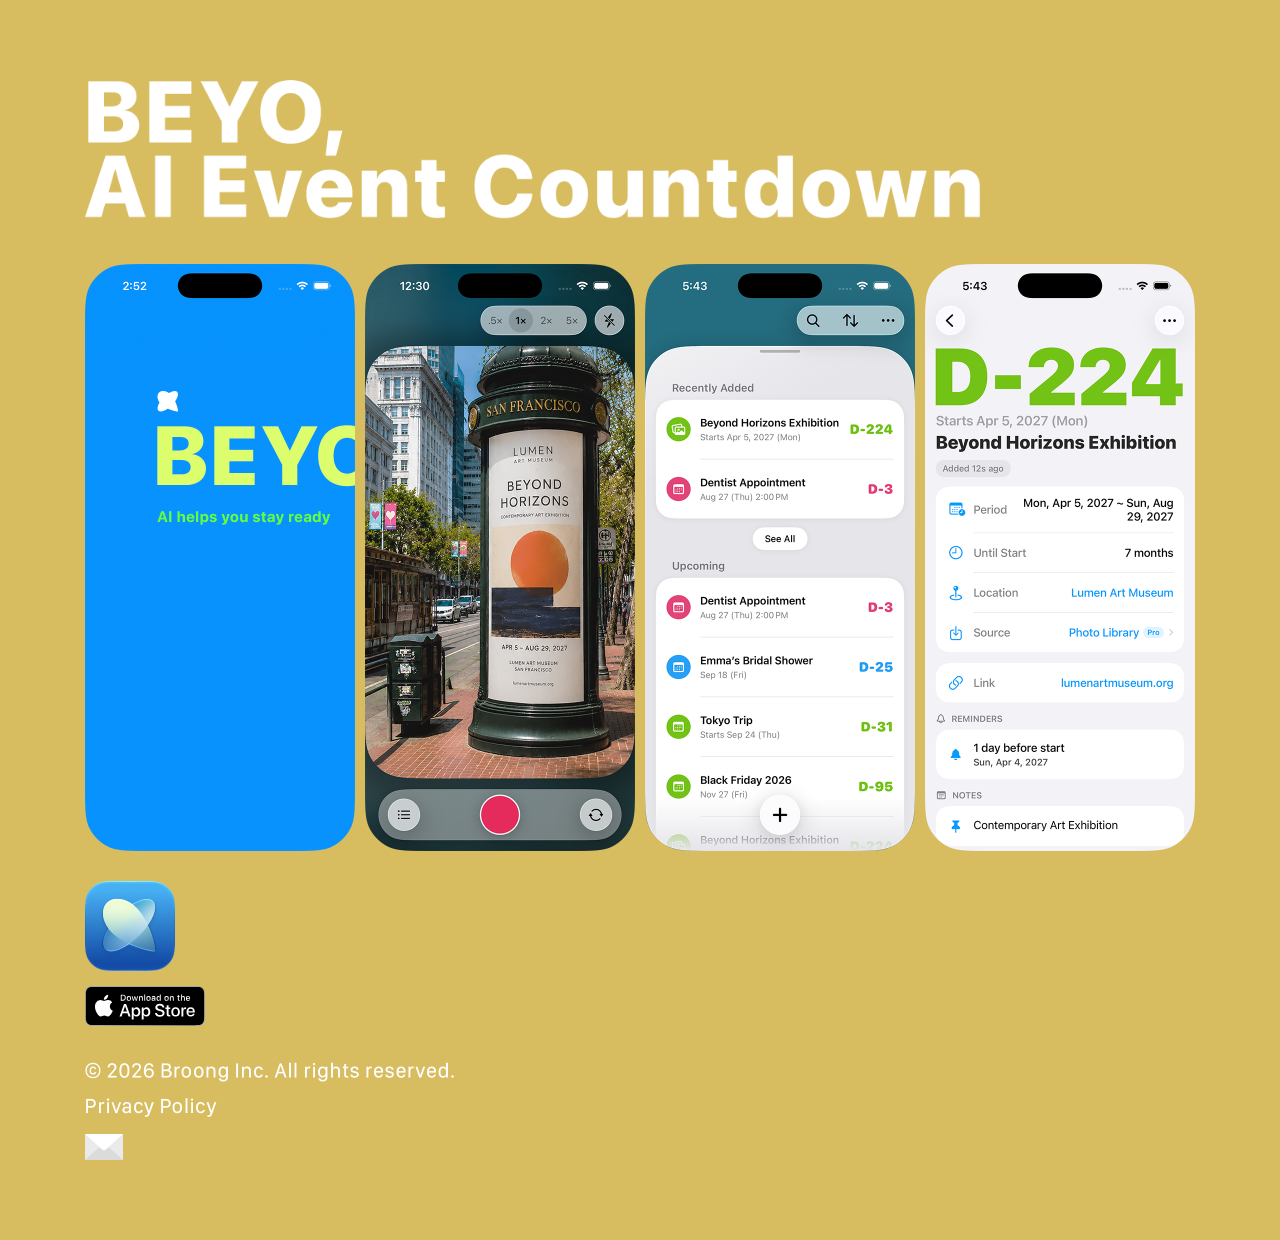
<file: index.html>
<!DOCTYPE html>
<html lang="en">
<head>
  <meta charset="UTF-8">
  <meta name="viewport" content="width=device-width, initial-scale=1, viewport-fit=cover">
  <title>Beyo — AI Event Countdown</title>
  <meta name="description" content="Turn screenshots, photos and text into events, countdowns, reminders and preparation plans with AI.">
  <meta name="keywords" content="Beyo, AI countdown, countdown app, AI event extraction, event reminder, event preparation, screenshot to event, photo to event">
  <link rel="canonical" href="https://beyo.day/">
  <meta name="robots" content="index, follow">
  <meta name="theme-color" content="#d7bc60">

  <meta property="og:type" content="website">
  <meta property="og:site_name" content="Beyo">
  <meta property="og:locale" content="en_US">
  <meta property="og:url" content="https://beyo.day/">
  <meta property="og:title" content="Beyo — AI Event Countdown">
  <meta property="og:description" content="Beyo turns screenshots, photos and text into events, countdowns, reminders and preparation plans.">
  <meta property="og:image" content="https://beyo.day/assets/images/og-share.png">
  <meta property="og:image:width" content="1200">
  <meta property="og:image:height" content="630">
  <meta property="og:image:alt" content="Beyo — AI Event Countdown">

  <meta name="twitter:card" content="summary_large_image">
  <meta name="twitter:title" content="Beyo — AI Event Countdown">
  <meta name="twitter:description" content="Beyo turns screenshots, photos and text into events, countdowns, reminders and preparation plans.">
  <meta name="twitter:image" content="https://beyo.day/assets/images/og-share.png">

  <link rel="icon" type="image/png" sizes="32x32" href="/assets/images/favicon-32.png">
  <link rel="apple-touch-icon" href="/assets/images/apple-touch-icon.png">
  <link rel="stylesheet" href="/assets/css/style.css">

  <script type="application/ld+json">
  {
    "@context": "https://schema.org",
    "@type": "SoftwareApplication",
    "name": "Beyo",
    "url": "https://beyo.day/",
    "description": "Turn screenshots, photos and text into events, countdowns, reminders and preparation plans with AI.",
    "applicationCategory": "ProductivityApplication",
    "operatingSystem": "iOS",
    "image": "https://beyo.day/assets/images/og-share.png",
    "downloadUrl": "https://apps.apple.com/app/beyo/id1397284424",
    "installUrl": "https://apps.apple.com/app/beyo/id1397284424",
    "offers": {
      "@type": "Offer",
      "price": "0",
      "priceCurrency": "USD"
    },
    "publisher": {
      "@type": "Organization",
      "name": "Broong Inc.",
      "url": "https://broong.com"
    }
  }
  </script>
</head>
<body class="home">

  <main class="poster">
    <img
      class="poster-title"
      src="/assets/images/site_title@2x.png"
      width="1110"
      height="168"
      alt="Beyo, AI Event Countdown"
      decoding="async"
    >

    <div class="poster-shots" aria-label="App screenshots">
      <img
        src="/assets/images/image01@2x.png"
        width="270"
        height="587"
        alt="Beyo home screen with event countdowns"
        decoding="async"
      >
      <img
        src="/assets/images/image02@2x.png"
        width="270"
        height="587"
        alt="Beyo event detail with countdown and reminders"
        decoding="async"
      >
      <img
        src="/assets/images/image03@2x.png"
        width="270"
        height="587"
        alt="Beyo preparation checklist for an upcoming event"
        decoding="async"
      >
      <img
        src="/assets/images/image04@2x.png"
        width="270"
        height="587"
        alt="Beyo capturing an event from a photo or screenshot"
        decoding="async"
      >
    </div>

    <a
      class="poster-icon-link"
      href="https://apps.apple.com/app/beyo/id1397284424"
      aria-label="Download Beyo on the App Store"
    >
      <img
        class="poster-icon"
        src="/assets/images/app_icon@2x.png"
        width="90"
        height="90"
        alt="Beyo app icon"
        decoding="async"
      >
    </a>

    <a
      class="poster-badge"
      href="https://apps.apple.com/app/beyo/id1397284424"
      aria-label="Download on the App Store"
    >
      <img
        src="/assets/images/appstore.svg"
        width="120"
        height="40"
        alt="Download on the App Store"
        decoding="async"
      >
    </a>

    <a
      class="poster-copy-link"
      href="https://broong.com"
      aria-label="Broong Inc."
    >
      <img
        class="poster-copy"
        src="/assets/images/allrightsreserved@2x.png"
        width="370"
        height="21"
        alt="© 2026 Broong Inc. All rights reserved."
        decoding="async"
      >
    </a>

    <a class="poster-privacy" href="/privacy/" aria-label="Privacy Policy">
      <img
        src="/assets/images/privacy@2x.png"
        width="133"
        height="21"
        alt="Privacy Policy"
        decoding="async"
      >
    </a>

    <a class="poster-email" href="#" aria-label="Email Broong Inc." id="poster-email">
      <img
        src="/assets/images/email@2x.png"
        width="38"
        height="26"
        alt="Email"
        decoding="async"
      >
    </a>
  </main>

  <script>
    (function () {
      var el = document.getElementById("poster-email");
      if (!el) return;
      el.addEventListener("click", function (e) {
        e.preventDefault();
        window.location.href = "mailto:" + "info" + "@" + "broong.com";
      });
    })();
  </script>
</body>
</html>
</file>
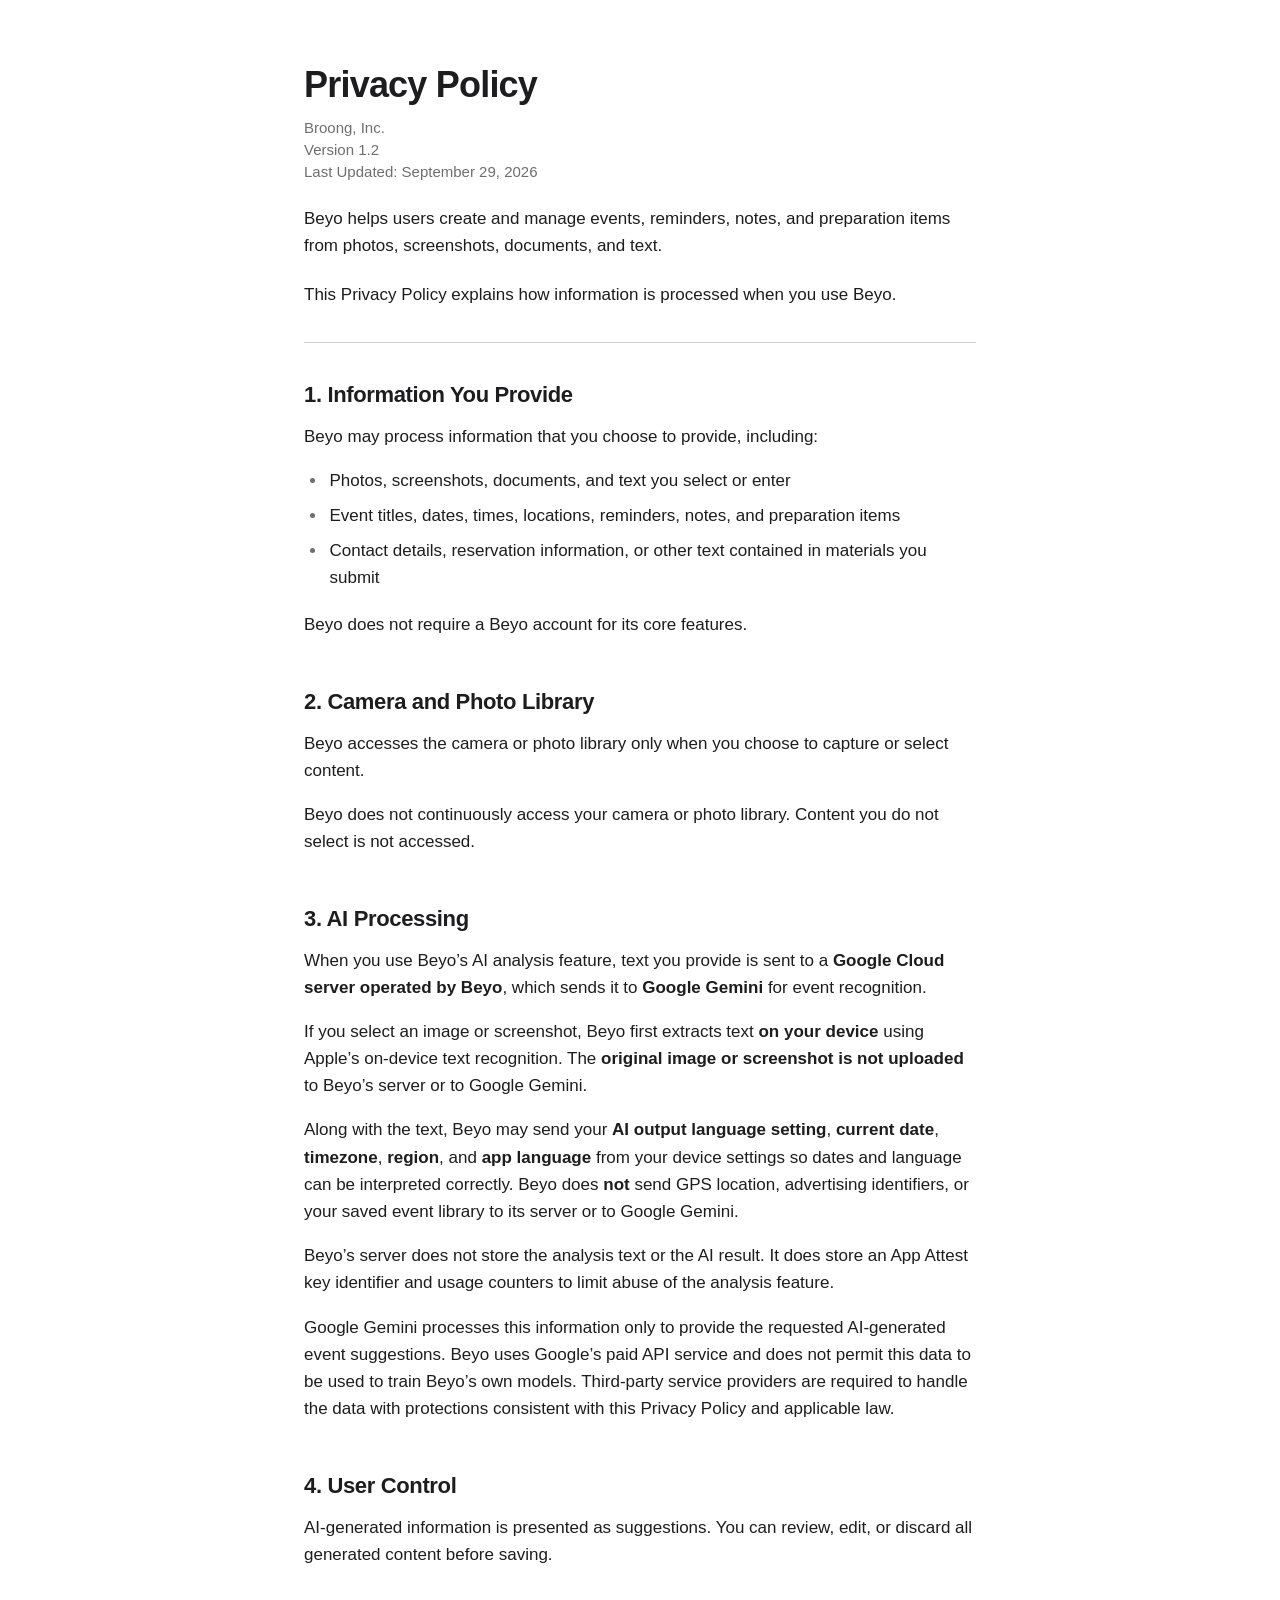
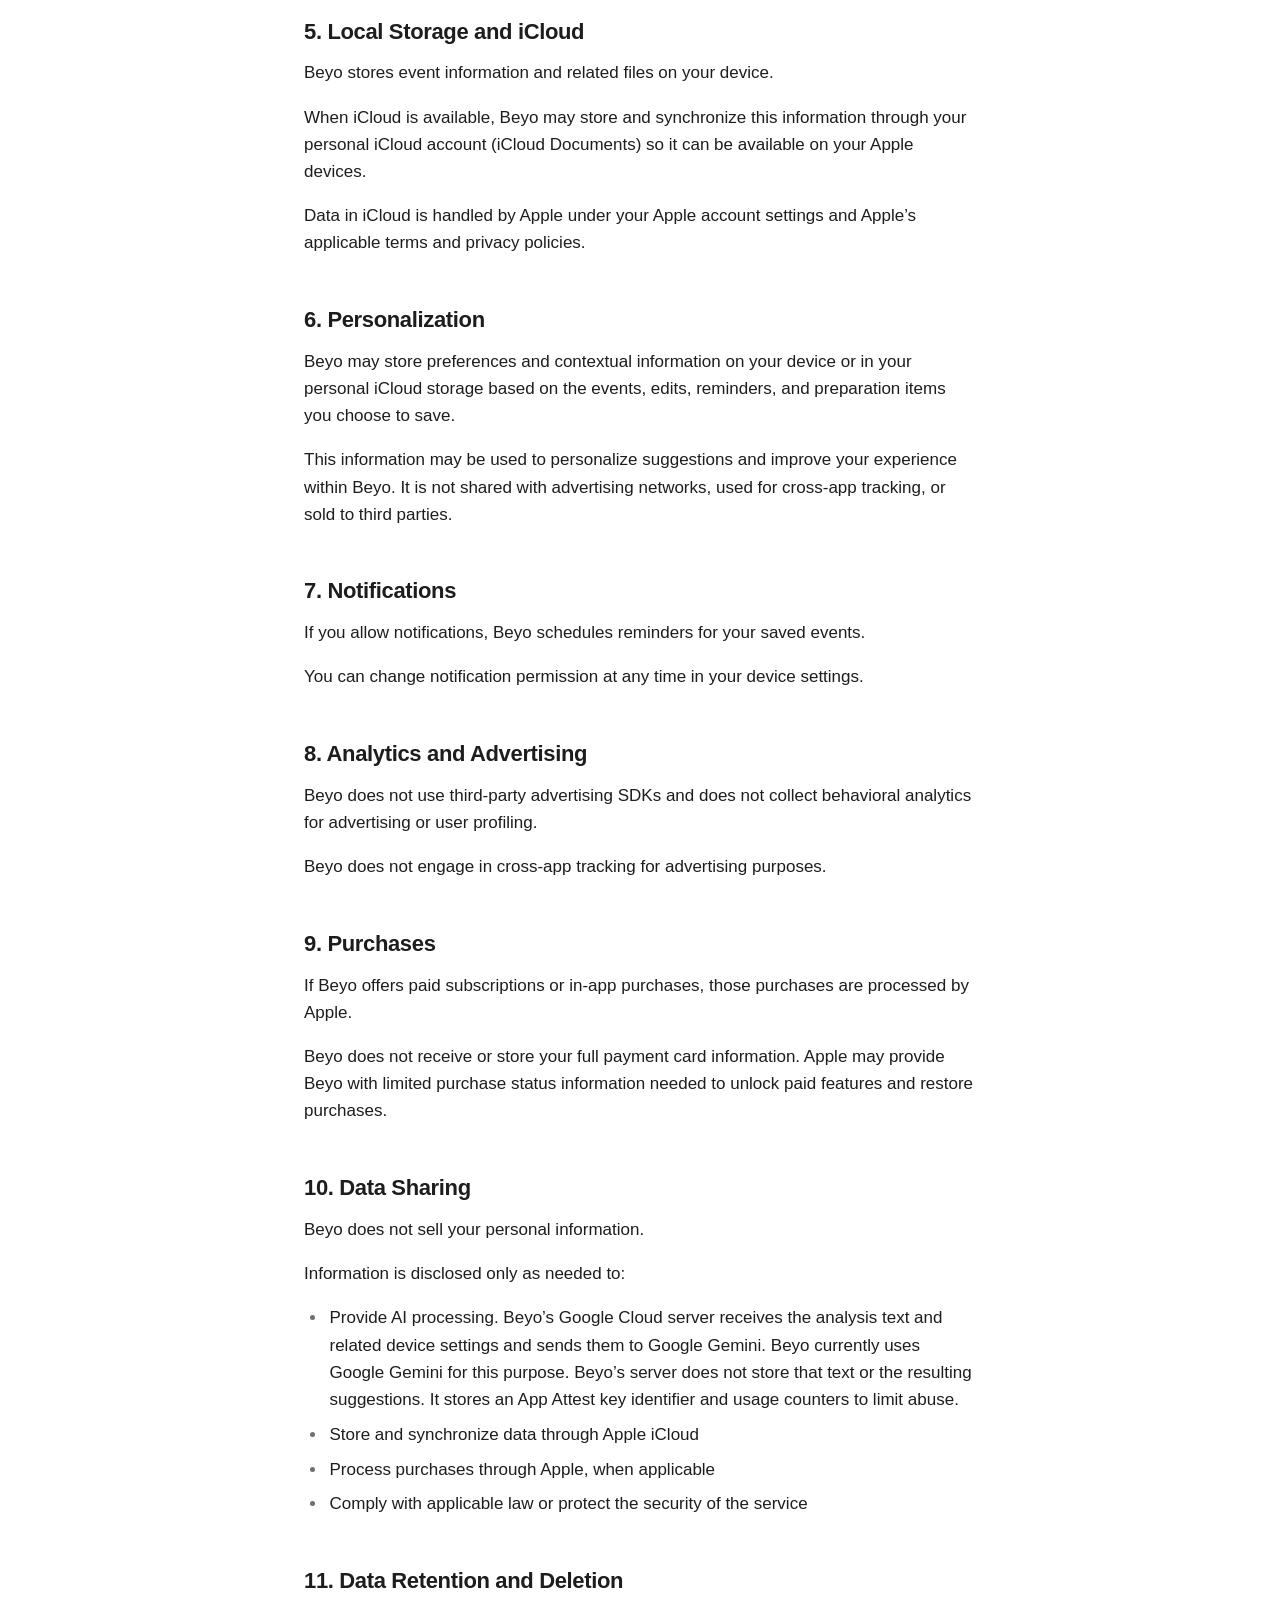
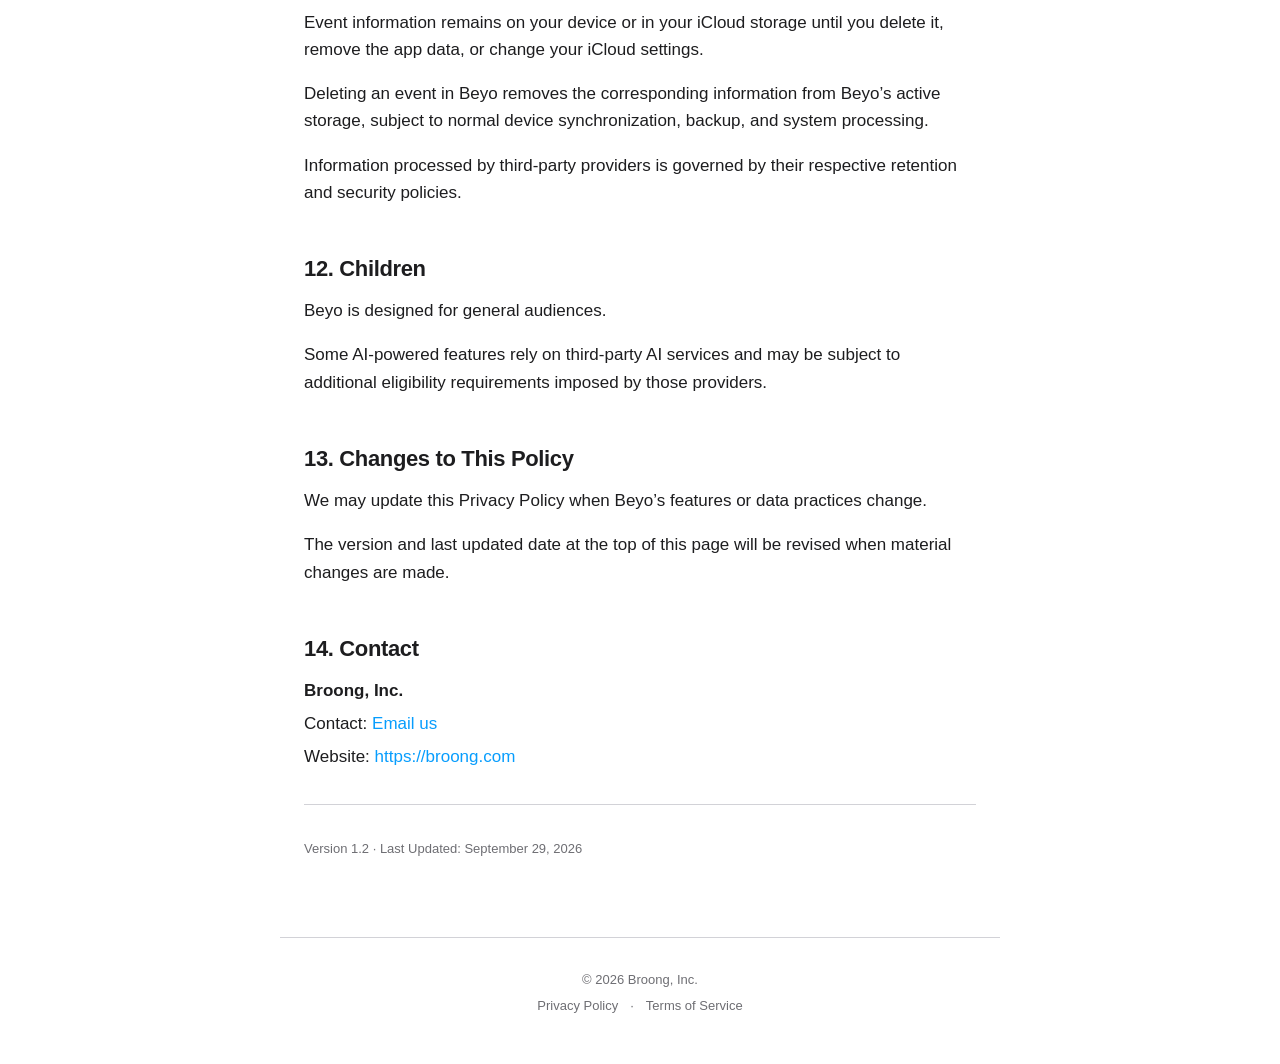
<file: privacy/index.html>
<!DOCTYPE html>
<html lang="en">
<head>
  <meta charset="UTF-8">
  <meta name="viewport" content="width=device-width, initial-scale=1.0">
  <title>Privacy Policy | Beyo</title>
  <meta name="description" content="Privacy Policy for Beyo by Broong, Inc.">
  <link rel="canonical" href="https://beyo.day/privacy/">
  <meta name="robots" content="index, follow">
  <meta property="og:type" content="website">
  <meta property="og:url" content="https://beyo.day/privacy/">
  <meta property="og:title" content="Privacy Policy | Beyo">
  <meta property="og:description" content="Privacy Policy for Beyo by Broong, Inc.">
  <link rel="icon" type="image/png" sizes="32x32" href="/assets/images/favicon-32.png">
  <link rel="apple-touch-icon" href="/assets/images/apple-touch-icon.png">
  <link rel="stylesheet" href="/assets/css/style.css">
</head>
<body>
  <div class="page">
    <div class="page-inner">
      <main>
        <h1>Privacy Policy</h1>
        <p class="meta">
          <strong>Broong, Inc.</strong><br>
          Version 1.2<br>
          Last Updated: September 29, 2026
        </p>

        <p class="lede">
          Beyo helps users create and manage events, reminders, notes, and preparation items from photos, screenshots, documents, and text.
        </p>
        <p>
          This Privacy Policy explains how information is processed when you use Beyo.
        </p>

        <hr>

        <h2>1. Information You Provide</h2>
        <p>Beyo may process information that you choose to provide, including:</p>
        <ul>
          <li>Photos, screenshots, documents, and text you select or enter</li>
          <li>Event titles, dates, times, locations, reminders, notes, and preparation items</li>
          <li>Contact details, reservation information, or other text contained in materials you submit</li>
        </ul>
        <p>Beyo does not require a Beyo account for its core features.</p>

        <h2>2. Camera and Photo Library</h2>
        <p>
          Beyo accesses the camera or photo library only when you choose to capture or select content.
        </p>
        <p>
          Beyo does not continuously access your camera or photo library. Content you do not select is not accessed.
        </p>

        <h2>3. AI Processing</h2>
        <p>
          When you use Beyo’s AI analysis feature, text you provide is sent to a <strong>Google Cloud server operated by Beyo</strong>, which sends it to <strong>Google Gemini</strong> for event recognition.
        </p>
        <p>
          If you select an image or screenshot, Beyo first extracts text <strong>on your device</strong> using Apple’s on-device text recognition. The <strong>original image or screenshot is not uploaded</strong> to Beyo’s server or to Google Gemini.
        </p>
        <p>
          Along with the text, Beyo may send your <strong>AI output language setting</strong>, <strong>current date</strong>, <strong>timezone</strong>, <strong>region</strong>, and <strong>app language</strong> from your device settings so dates and language can be interpreted correctly. Beyo does <strong>not</strong> send GPS location, advertising identifiers, or your saved event library to its server or to Google Gemini.
        </p>
        <p>
          Beyo’s server does not store the analysis text or the AI result. It does store an App Attest key identifier and usage counters to limit abuse of the analysis feature.
        </p>
        <p>
          Google Gemini processes this information only to provide the requested AI-generated event suggestions. Beyo uses Google’s paid API service and does not permit this data to be used to train Beyo’s own models. Third-party service providers are required to handle the data with protections consistent with this Privacy Policy and applicable law.
        </p>

        <h2>4. User Control</h2>
        <p>
          AI-generated information is presented as suggestions. You can review, edit, or discard all generated content before saving.
        </p>

        <h2>5. Local Storage and iCloud</h2>
        <p>
          Beyo stores event information and related files on your device.
        </p>
        <p>
          When iCloud is available, Beyo may store and synchronize this information through your personal iCloud account (iCloud Documents) so it can be available on your Apple devices.
        </p>
        <p>
          Data in iCloud is handled by Apple under your Apple account settings and Apple’s applicable terms and privacy policies.
        </p>

        <h2>6. Personalization</h2>
        <p>
          Beyo may store preferences and contextual information on your device or in your personal iCloud storage based on the events, edits, reminders, and preparation items you choose to save.
        </p>
        <p>
          This information may be used to personalize suggestions and improve your experience within Beyo. It is not shared with advertising networks, used for cross-app tracking, or sold to third parties.
        </p>

        <h2>7. Notifications</h2>
        <p>
          If you allow notifications, Beyo schedules reminders for your saved events.
        </p>
        <p>
          You can change notification permission at any time in your device settings.
        </p>

        <h2>8. Analytics and Advertising</h2>
        <p>
          Beyo does not use third-party advertising SDKs and does not collect behavioral analytics for advertising or user profiling.
        </p>
        <p>
          Beyo does not engage in cross-app tracking for advertising purposes.
        </p>

        <h2>9. Purchases</h2>
        <p>
          If Beyo offers paid subscriptions or in-app purchases, those purchases are processed by Apple.
        </p>
        <p>
          Beyo does not receive or store your full payment card information. Apple may provide Beyo with limited purchase status information needed to unlock paid features and restore purchases.
        </p>

        <h2>10. Data Sharing</h2>
        <p>Beyo does not sell your personal information.</p>
        <p>Information is disclosed only as needed to:</p>
        <ul>
          <li>
            Provide AI processing. Beyo’s Google Cloud server receives the analysis text and related device settings and sends them to Google Gemini. Beyo currently uses Google Gemini for this purpose. Beyo’s server does not store that text or the resulting suggestions. It stores an App Attest key identifier and usage counters to limit abuse.
          </li>
          <li>Store and synchronize data through Apple iCloud</li>
          <li>Process purchases through Apple, when applicable</li>
          <li>Comply with applicable law or protect the security of the service</li>
        </ul>

        <h2>11. Data Retention and Deletion</h2>
        <p>
          Event information remains on your device or in your iCloud storage until you delete it, remove the app data, or change your iCloud settings.
        </p>
        <p>
          Deleting an event in Beyo removes the corresponding information from Beyo’s active storage, subject to normal device synchronization, backup, and system processing.
        </p>
        <p>
          Information processed by third-party providers is governed by their respective retention and security policies.
        </p>

        <h2>12. Children</h2>
        <p>Beyo is designed for general audiences.</p>
        <p>
          Some AI-powered features rely on third-party AI services and may be subject to additional eligibility requirements imposed by those providers.
        </p>

        <h2>13. Changes to This Policy</h2>
        <p>
          We may update this Privacy Policy when Beyo’s features or data practices change.
        </p>
        <p>
          The version and last updated date at the top of this page will be revised when material changes are made.
        </p>

        <h2>14. Contact</h2>
        <div class="contact-block">
          <p><strong>Broong, Inc.</strong></p>
          <p>Contact: <a class="contact-email" href="#" role="link">Email us</a></p>
          <p>Website: <a href="https://broong.com">https://broong.com</a></p>
        </div>

        <hr>

        <p class="version-line">Version 1.2 · Last Updated: September 29, 2026</p>
      </main>
    </div>

    <footer class="site-footer">
      <p>&copy; 2026 Broong, Inc.</p>
      <nav aria-label="Legal">
        <a href="/privacy/">Privacy Policy</a>
        <span aria-hidden="true">·</span>
        <a href="/terms/">Terms of Service</a>
      </nav>
    </footer>
  </div>
  <script>
    (function () {
      var el = document.querySelector(".contact-email");
      if (!el) return;
      var user = "info";
      var domain = "broong.com";
      el.addEventListener("click", function (e) {
        e.preventDefault();
        window.location.href = "mailto:" + user + "@" + domain;
      });
    })();
  </script>
</body>
</html>
</file>
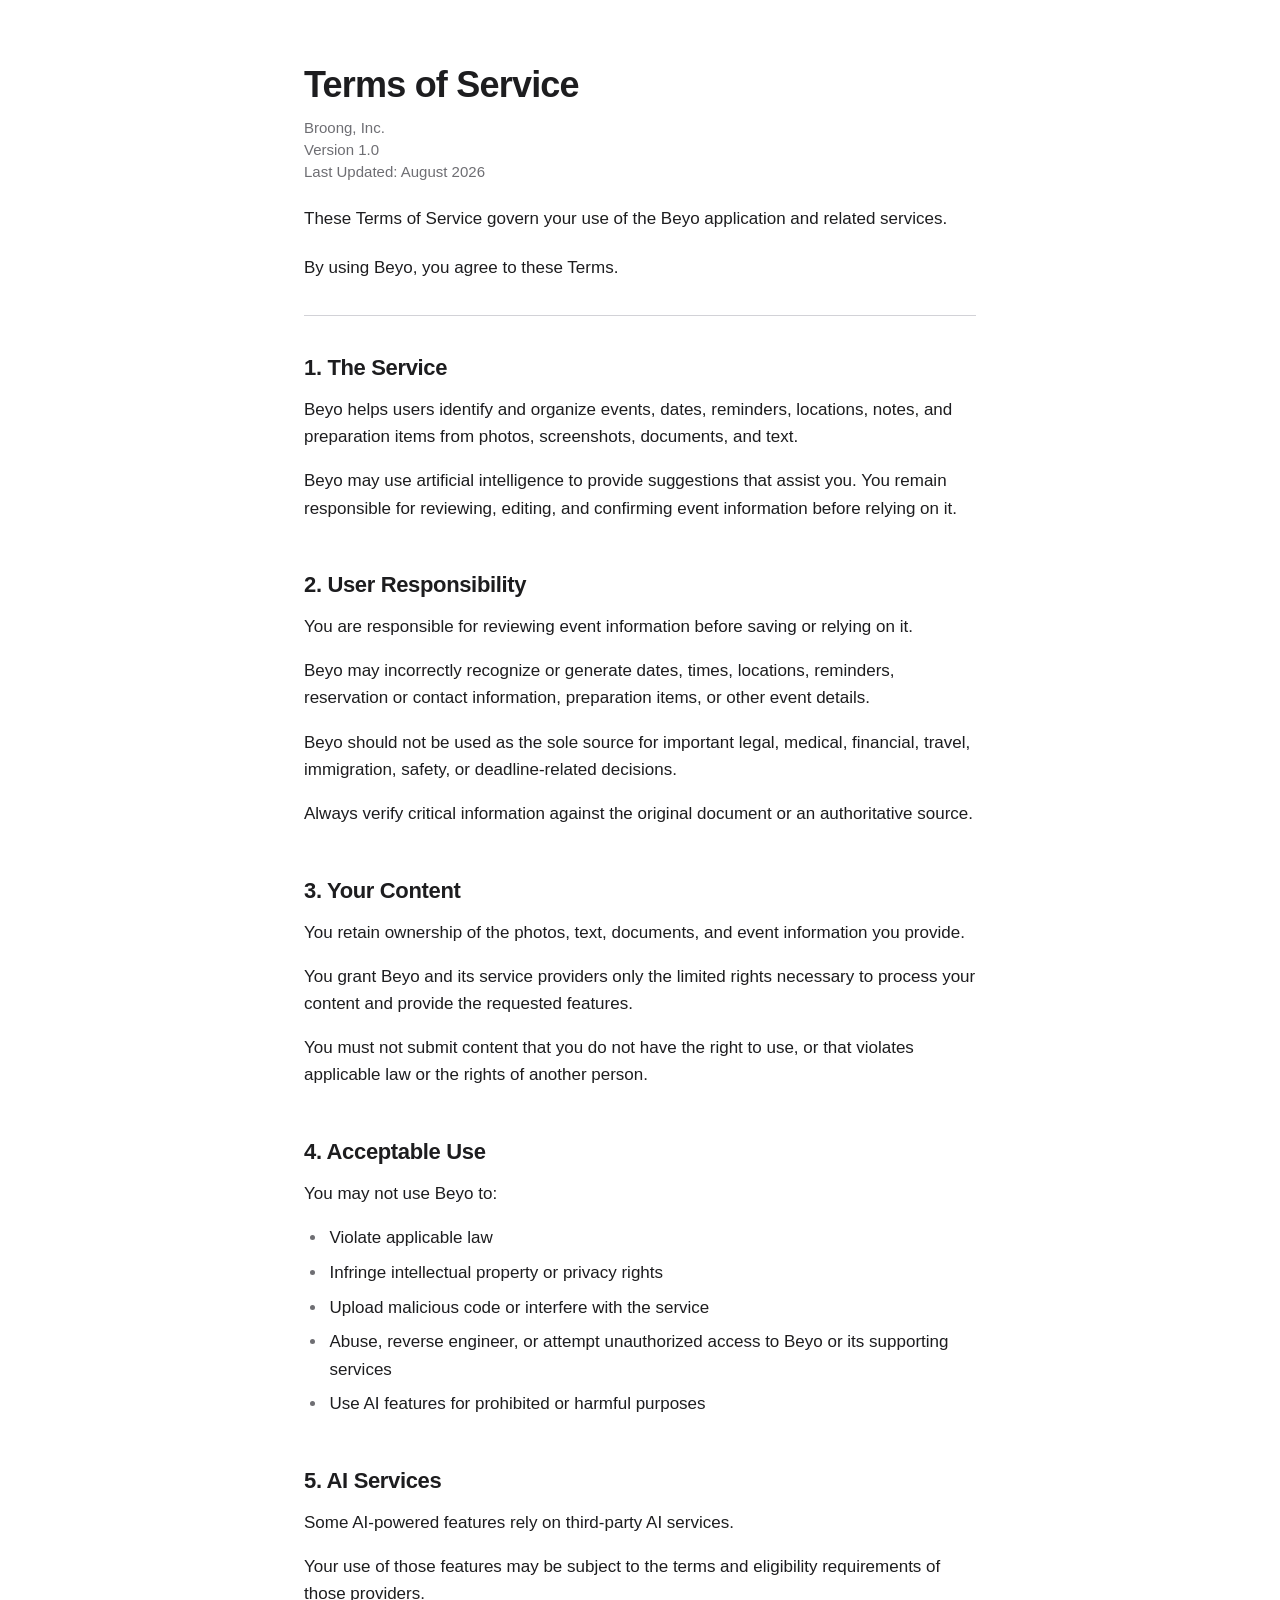
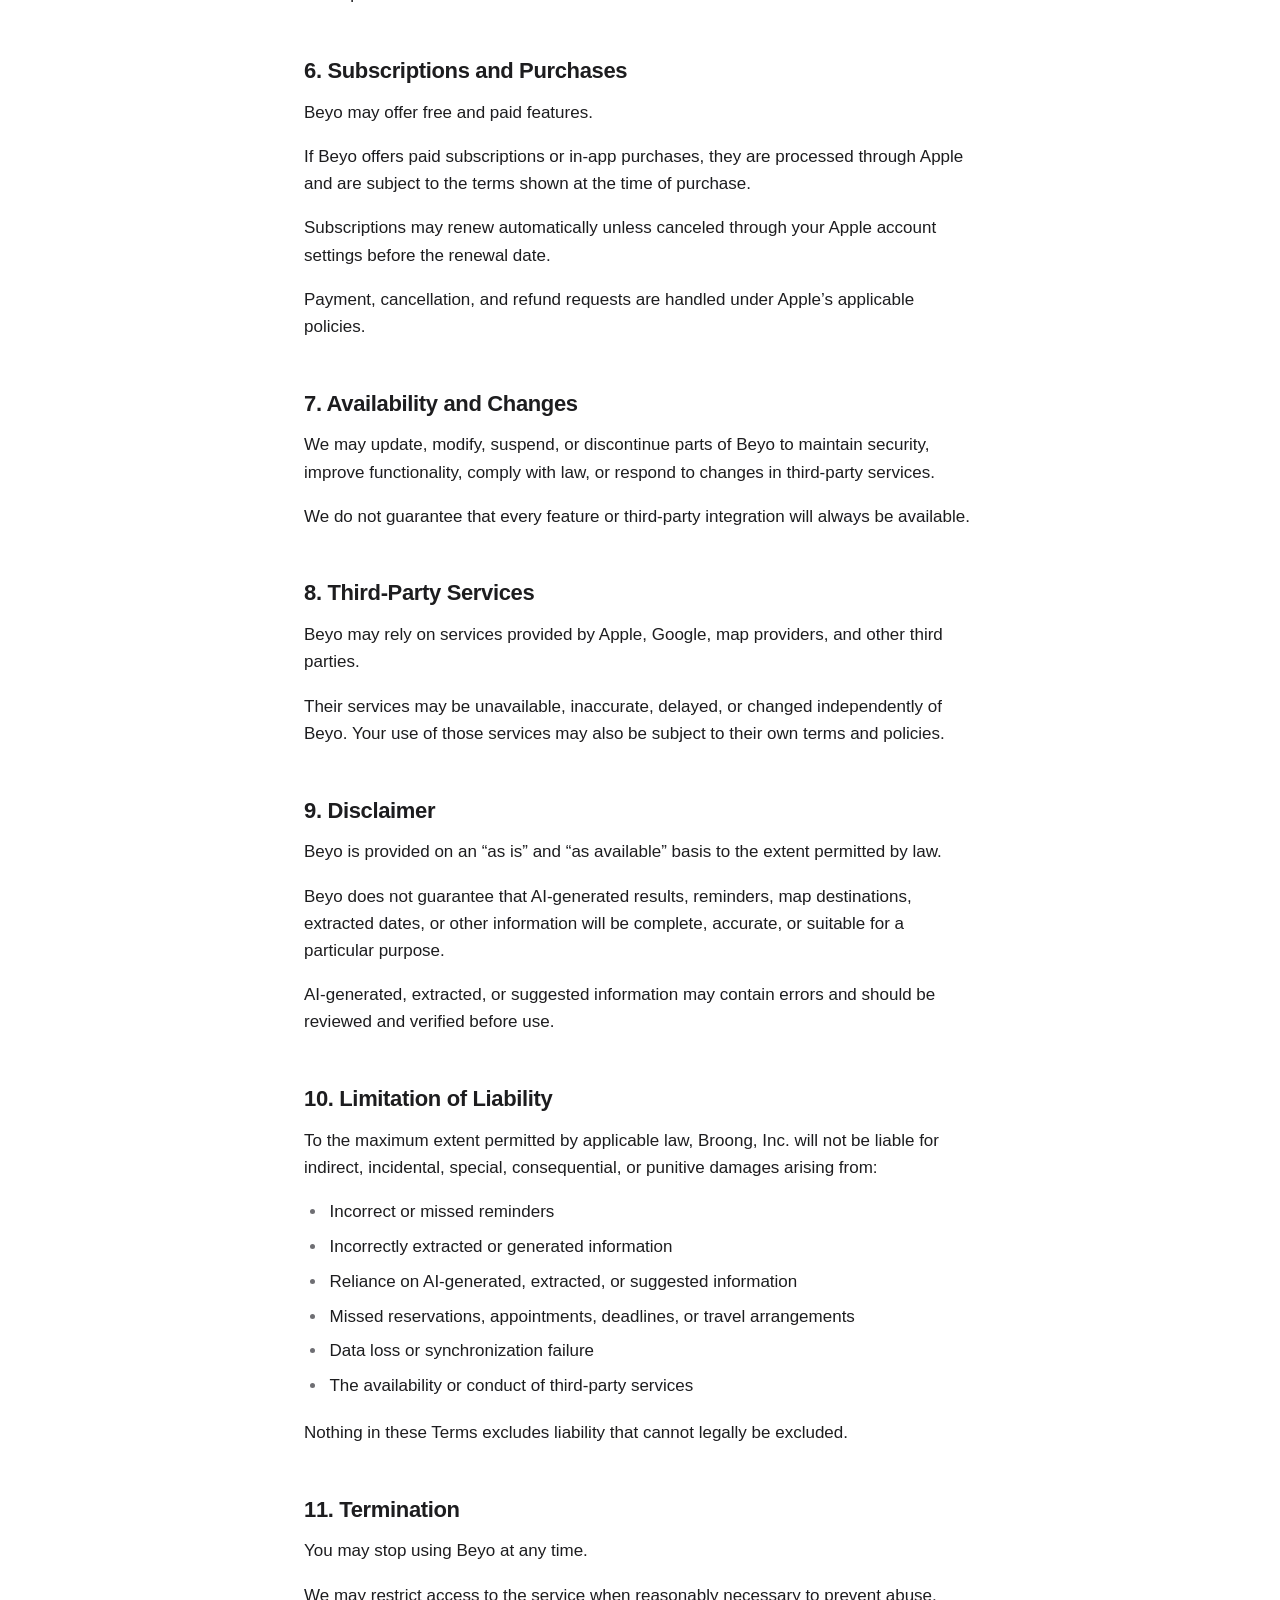
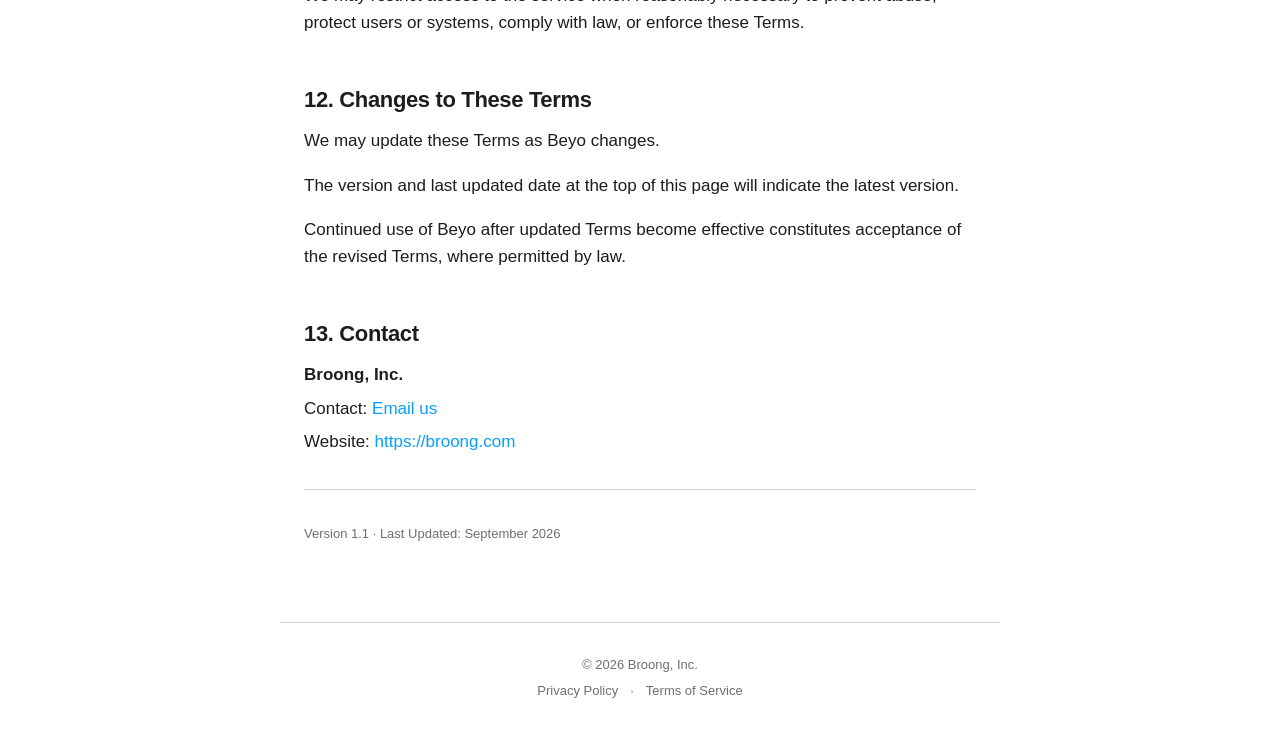
<file: terms/index.html>
<!DOCTYPE html>
<html lang="en">
<head>
  <meta charset="UTF-8">
  <meta name="viewport" content="width=device-width, initial-scale=1.0">
  <title>Terms of Service | Beyo</title>
  <meta name="description" content="Terms of Service for Beyo by Broong, Inc.">
  <link rel="canonical" href="https://beyo.day/terms/">
  <meta name="robots" content="index, follow">
  <meta property="og:type" content="website">
  <meta property="og:url" content="https://beyo.day/terms/">
  <meta property="og:title" content="Terms of Service | Beyo">
  <meta property="og:description" content="Terms of Service for Beyo by Broong, Inc.">
  <link rel="icon" type="image/png" sizes="32x32" href="/assets/images/favicon-32.png">
  <link rel="apple-touch-icon" href="/assets/images/apple-touch-icon.png">
  <link rel="stylesheet" href="/assets/css/style.css">
</head>
<body>
  <div class="page">
    <div class="page-inner">
      <main>
        <h1>Terms of Service</h1>
        <p class="meta">
          <strong>Broong, Inc.</strong><br>
          Version 1.0<br>
          Last Updated: August 2026
        </p>

        <p class="lede">
          These Terms of Service govern your use of the Beyo application and related services.
        </p>
        <p>By using Beyo, you agree to these Terms.</p>

        <hr>

        <h2>1. The Service</h2>
        <p>
          Beyo helps users identify and organize events, dates, reminders, locations, notes, and preparation items from photos, screenshots, documents, and text.
        </p>
        <p>
          Beyo may use artificial intelligence to provide suggestions that assist you. You remain responsible for reviewing, editing, and confirming event information before relying on it.
        </p>

        <h2>2. User Responsibility</h2>
        <p>
          You are responsible for reviewing event information before saving or relying on it.
        </p>
        <p>
          Beyo may incorrectly recognize or generate dates, times, locations, reminders, reservation or contact information, preparation items, or other event details.
        </p>
        <p>
          Beyo should not be used as the sole source for important legal, medical, financial, travel, immigration, safety, or deadline-related decisions.
        </p>
        <p>
          Always verify critical information against the original document or an authoritative source.
        </p>

        <h2>3. Your Content</h2>
        <p>
          You retain ownership of the photos, text, documents, and event information you provide.
        </p>
        <p>
          You grant Beyo and its service providers only the limited rights necessary to process your content and provide the requested features.
        </p>
        <p>
          You must not submit content that you do not have the right to use, or that violates applicable law or the rights of another person.
        </p>

        <h2>4. Acceptable Use</h2>
        <p>You may not use Beyo to:</p>
        <ul>
          <li>Violate applicable law</li>
          <li>Infringe intellectual property or privacy rights</li>
          <li>Upload malicious code or interfere with the service</li>
          <li>Abuse, reverse engineer, or attempt unauthorized access to Beyo or its supporting services</li>
          <li>Use AI features for prohibited or harmful purposes</li>
        </ul>

        <h2>5. AI Services</h2>
        <p>
          Some AI-powered features rely on third-party AI services.
        </p>
        <p>
          Your use of those features may be subject to the terms and eligibility requirements of those providers.
        </p>

        <h2>6. Subscriptions and Purchases</h2>
        <p>Beyo may offer free and paid features.</p>
        <p>
          If Beyo offers paid subscriptions or in-app purchases, they are processed through Apple and are subject to the terms shown at the time of purchase.
        </p>
        <p>
          Subscriptions may renew automatically unless canceled through your Apple account settings before the renewal date.
        </p>
        <p>
          Payment, cancellation, and refund requests are handled under Apple’s applicable policies.
        </p>

        <h2>7. Availability and Changes</h2>
        <p>
          We may update, modify, suspend, or discontinue parts of Beyo to maintain security, improve functionality, comply with law, or respond to changes in third-party services.
        </p>
        <p>
          We do not guarantee that every feature or third-party integration will always be available.
        </p>

        <h2>8. Third-Party Services</h2>
        <p>
          Beyo may rely on services provided by Apple, Google, map providers, and other third parties.
        </p>
        <p>
          Their services may be unavailable, inaccurate, delayed, or changed independently of Beyo. Your use of those services may also be subject to their own terms and policies.
        </p>

        <h2>9. Disclaimer</h2>
        <p>
          Beyo is provided on an “as is” and “as available” basis to the extent permitted by law.
        </p>
        <p>
          Beyo does not guarantee that AI-generated results, reminders, map destinations, extracted dates, or other information will be complete, accurate, or suitable for a particular purpose.
        </p>
        <p>
          AI-generated, extracted, or suggested information may contain errors and should be reviewed and verified before use.
        </p>

        <h2>10. Limitation of Liability</h2>
        <p>
          To the maximum extent permitted by applicable law, Broong, Inc. will not be liable for indirect, incidental, special, consequential, or punitive damages arising from:
        </p>
        <ul>
          <li>Incorrect or missed reminders</li>
          <li>Incorrectly extracted or generated information</li>
          <li>Reliance on AI-generated, extracted, or suggested information</li>
          <li>Missed reservations, appointments, deadlines, or travel arrangements</li>
          <li>Data loss or synchronization failure</li>
          <li>The availability or conduct of third-party services</li>
        </ul>
        <p>
          Nothing in these Terms excludes liability that cannot legally be excluded.
        </p>

        <h2>11. Termination</h2>
        <p>You may stop using Beyo at any time.</p>
        <p>
          We may restrict access to the service when reasonably necessary to prevent abuse, protect users or systems, comply with law, or enforce these Terms.
        </p>

        <h2>12. Changes to These Terms</h2>
        <p>We may update these Terms as Beyo changes.</p>
        <p>
          The version and last updated date at the top of this page will indicate the latest version.
        </p>
        <p>
          Continued use of Beyo after updated Terms become effective constitutes acceptance of the revised Terms, where permitted by law.
        </p>

        <h2>13. Contact</h2>
        <div class="contact-block">
          <p><strong>Broong, Inc.</strong></p>
          <p>Contact: <a class="contact-email" href="#" role="link">Email us</a></p>
          <p>Website: <a href="https://broong.com">https://broong.com</a></p>
        </div>

        <hr>

        <p class="version-line">Version 1.1 · Last Updated: September 2026</p>
      </main>
    </div>

    <footer class="site-footer">
      <p>&copy; 2026 Broong, Inc.</p>
      <nav aria-label="Legal">
        <a href="/privacy/">Privacy Policy</a>
        <span aria-hidden="true">·</span>
        <a href="/terms/">Terms of Service</a>
      </nav>
    </footer>
  </div>
  <script>
    (function () {
      var el = document.querySelector(".contact-email");
      if (!el) return;
      // Do not put the address in HTML source or as visible page text.
      var user = "info";
      var domain = "broong.com";
      el.addEventListener("click", function (e) {
        e.preventDefault();
        window.location.href = "mailto:" + user + "@" + domain;
      });
    })();
  </script>
</body>
</html>
</file>
<file: assets/css/style.css>
/* Beyo — shared site styles (HTML + CSS only) */

:root {
  --bg: #ffffff;
  --text: #1d1d1f;
  --text-secondary: #6e6e73;
  --link: #079dfd;
  --link-hover: #0077cc;
  --rule: #d2d2d7;
  --max-width: 720px;
  --page-pad-x: 24px;
  --page-pad-y: 48px;

  /* Poster landing — guide annotations are @2x artboard units; CSS uses half. */
  --poster-bg: #d7bc60;
  --poster-pad-x: clamp(20px, 5vw, 45px);
  --poster-pad-top: clamp(40px, 8vw, 80px);
  --poster-pad-bottom: clamp(40px, 8vw, 80px);
  --poster-gap-title: clamp(24px, 5vw, 45px);
  --poster-gap-shots: clamp(20px, 4vw, 30px);
  --poster-gap-icon: clamp(12px, 2vw, 15px);
  --poster-gap-badge: clamp(24px, 4vw, 36px);
  --poster-gap-footer: clamp(12px, 2vw, 15px);
  --poster-shot-gap: clamp(8px, 1.5vw, 10px);
  --poster-max: 1110px; /* 4×270 + 3×10 */
}

*,
*::before,
*::after {
  box-sizing: border-box;
}

html {
  -webkit-text-size-adjust: 100%;
  text-size-adjust: 100%;
}

body {
  margin: 0;
  min-height: 100vh;
  background: var(--bg);
  color: var(--text);
  font-family:
    -apple-system,
    BlinkMacSystemFont,
    "Segoe UI",
    Roboto,
    Helvetica,
    Arial,
    sans-serif;
  font-size: 17px;
  line-height: 1.6;
  font-weight: 400;
  -webkit-font-smoothing: antialiased;
  -moz-osx-font-smoothing: grayscale;
}

img {
  max-width: 100%;
  height: auto;
  vertical-align: middle;
}


/* Layout (privacy / terms) */

.page {
  display: flex;
  flex-direction: column;
  min-height: 100vh;
}

.page-inner {
  width: 100%;
  max-width: var(--max-width);
  margin: 0 auto;
  padding: var(--page-pad-y) var(--page-pad-x);
  flex: 1 0 auto;
}

main {
  display: block;
}

/* Typography (privacy / terms) */

h1 {
  margin: 0 0 12px;
  font-size: clamp(28px, 5vw, 36px);
  font-weight: 600;
  letter-spacing: -0.022em;
  line-height: 1.15;
}

h2 {
  margin: 2.25em 0 0.65em;
  font-size: 22px;
  font-weight: 600;
  letter-spacing: -0.016em;
  line-height: 1.25;
}

h2:first-of-type {
  margin-top: 1.75em;
}

h3 {
  margin: 1.5em 0 0.5em;
  font-size: 19px;
  font-weight: 600;
  letter-spacing: -0.012em;
  line-height: 1.3;
}

p {
  margin: 0 0 1em;
}

.meta {
  margin: 0 0 1.5em;
  color: var(--text-secondary);
  font-size: 15px;
  line-height: 1.45;
}

.meta strong {
  color: var(--text-secondary);
  font-weight: 500;
}

.lede {
  margin-bottom: 1.25em;
  color: var(--text);
}

ul,
ol {
  margin: 0 0 1.15em;
  padding-left: 1.35em;
}

li {
  margin: 0 0 0.45em;
  padding-left: 0.15em;
}

li::marker {
  color: var(--text-secondary);
}

/* Links (privacy / terms) */

a {
  color: var(--link);
  text-decoration: none;
}

a:hover {
  color: var(--link-hover);
  text-decoration: underline;
  text-underline-offset: 0.15em;
}

a:focus-visible {
  outline: 2px solid var(--link);
  outline-offset: 3px;
  border-radius: 2px;
}

hr {
  margin: 2em 0;
  border: 0;
  border-top: 1px solid var(--rule);
}

.contact-block {
  margin-top: 0.25em;
}

.contact-block p {
  margin-bottom: 0.35em;
}

.site-footer {
  flex-shrink: 0;
  width: 100%;
  max-width: var(--max-width);
  margin: 0 auto;
  padding: 32px var(--page-pad-x) 48px;
  border-top: 1px solid var(--rule);
  color: var(--text-secondary);
  font-size: 13px;
  line-height: 1.5;
  text-align: center;
}

.site-footer p {
  margin: 0 0 0.5em;
}

.site-footer p:last-child {
  margin-bottom: 0;
}

.site-footer nav {
  display: flex;
  flex-wrap: wrap;
  gap: 4px 12px;
  justify-content: center;
}

.site-footer a {
  color: var(--text-secondary);
}

.site-footer a:hover {
  color: var(--link);
}

.version-line {
  margin-top: 0.75em;
  color: var(--text-secondary);
  font-size: 13px;
}

/* ============================================================
   Home poster landing (beyo.day)
   ============================================================ */

body.home {
  background: var(--poster-bg);
  color: #ffffff;
  overflow-x: hidden;
  display: flex;
  justify-content: center;
  max-width: 100%;
}

body.home a {
  color: inherit;
  text-decoration: none;
}

body.home a:hover {
  color: inherit;
  text-decoration: none;
  opacity: 0.88;
}

body.home a:focus-visible {
  outline: 2px solid #ffffff;
  outline-offset: 4px;
}

.poster {
  box-sizing: border-box;
  /* min-width: 0 — without this, iOS Safari flex items won't shrink below
     intrinsic screenshot widths and the page clips horizontally. */
  width: 100%;
  max-width: calc(var(--poster-max) + 2 * 45px);
  min-width: 0;
  margin-inline: auto;
  padding:
    var(--poster-pad-top)
    var(--poster-pad-x)
    var(--poster-pad-bottom);
  display: flex;
  flex-direction: column;
  align-items: flex-start;
}

.poster-title {
  display: block;
  width: min(100%, 920px);
  max-width: 100%;
  height: auto;
  margin: 0 0 var(--poster-gap-title);
}

.poster-shots {
  display: grid;
  grid-template-columns: repeat(4, minmax(0, 1fr));
  gap: var(--poster-shot-gap);
  width: 100%;
  max-width: min(100%, var(--poster-max));
  min-width: 0;
  margin: 0 0 var(--poster-gap-shots);
}

.poster-shots img {
  display: block;
  width: 100%;
  max-width: 100%;
  height: auto;
  aspect-ratio: 270 / 587;
  object-fit: contain;
}

.poster-icon-link {
  display: inline-block;
  line-height: 0;
  margin: 0 0 var(--poster-gap-icon);
}

.poster-icon {
  display: block;
  /* app_icon@2x.png is 180×180 → CSS 90×90 */
  width: clamp(64px, 16vw, 90px);
  height: auto;
  aspect-ratio: 1 / 1;
  margin: 0;
}

.poster-badge {
  display: inline-block;
  line-height: 0;
  margin: 0 0 var(--poster-gap-badge);
}

.poster-badge img {
  display: block;
  /* guide 80 (@2x) → CSS 40 */
  height: clamp(32px, 8vw, 40px);
  width: auto;
}

.poster-copy-link {
  display: inline-block;
  line-height: 0;
  margin: 0 0 var(--poster-gap-footer);
}

.poster-copy {
  display: block;
  /* allrightsreserved@2x.png 740×42 → CSS max 370×21 */
  width: auto;
  max-width: min(100%, 370px);
  height: auto;
  max-height: clamp(16px, 3.5vw, 21px);
  margin: 0;
  object-fit: contain;
  object-position: left center;
}

.poster-privacy {
  display: inline-block;
  line-height: 0;
  margin: 0 0 var(--poster-gap-footer);
}

.poster-privacy img {
  display: block;
  /* privacy@2x.png 266×42 → CSS 133×21 */
  width: auto;
  max-width: 100%;
  height: auto;
  max-height: clamp(16px, 3.5vw, 21px);
  object-fit: contain;
  object-position: left center;
}

.poster-email {
  display: inline-block;
  line-height: 0;
  margin: 0;
}

.poster-email img {
  display: block;
  /* email@2x.png 76×52 → CSS 38×26 */
  height: clamp(20px, 5vw, 26px);
  width: auto;
}



/* Screenshots: 2 columns on tablet / large phone */
@media (max-width: 900px) {
  .poster-shots {
    grid-template-columns: repeat(2, minmax(0, 1fr));
  }
}

/* Screenshots: 1 column on phones (iPhone 12 Pro ≈ 390 CSS px) */
@media (max-width: 600px) {
  .poster-shots {
    grid-template-columns: minmax(0, 1fr);
  }
}

/* Privacy / terms responsive */

@media (max-width: 600px) {
  :root {
    --page-pad-x: 20px;
    --page-pad-y: 36px;
  }

  body:not(.home) {
    font-size: 16px;
  }

  h2 {
    font-size: 20px;
  }
}

@media (min-width: 900px) {
  :root {
    --page-pad-y: 64px;
  }
}
</file>
